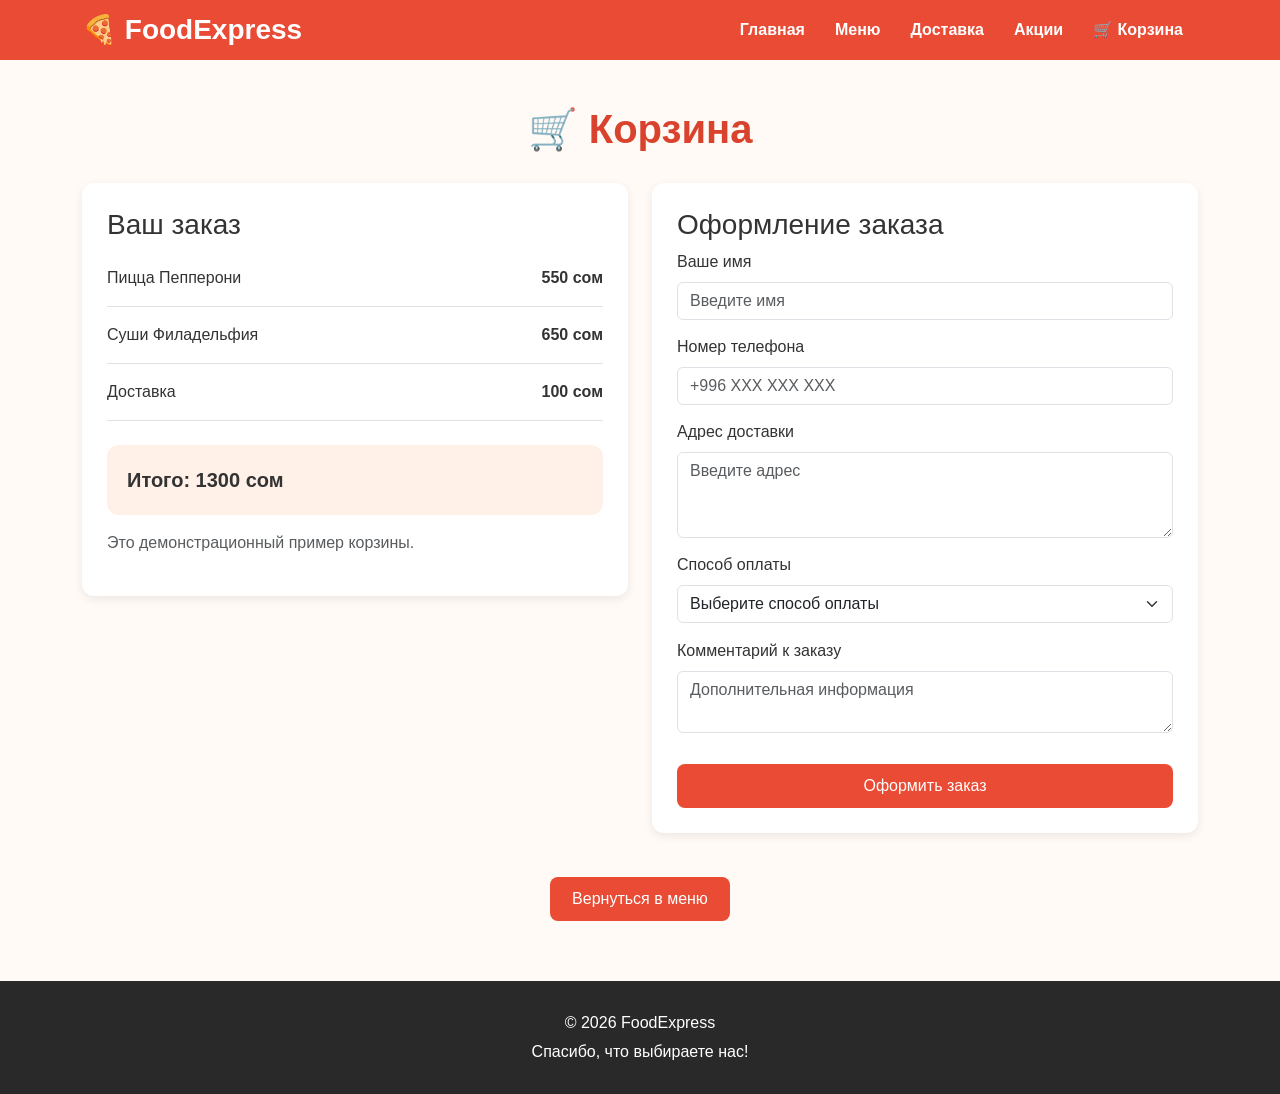
<file: cart.html>
<!DOCTYPE html>
<html lang="ru">
<head>
    <meta charset="UTF-8">
    <meta name="viewport" content="width=device-width, initial-scale=1.0">
    <title>Корзина — FoodExpress</title>
    <link href="https://cdn.jsdelivr.net/npm/bootstrap@5.3.3/dist/css/bootstrap.min.css" rel="stylesheet">
    <link rel="stylesheet" href="style.css">
</head>
<body>

<header>
    <nav class="navbar">
        <div class="container">
            <a class="logo" href="index.html">🍕 FoodExpress</a>
            <div class="navbar-nav flex-row flex-wrap">
                <a class="nav-link" href="index.html">Главная</a>
                <a class="nav-link" href="menu.html">Меню</a>
                <a class="nav-link" href="delivery.html">Доставка</a>
                <a class="nav-link" href="promotions.html">Акции</a>
                <a class="nav-link" href="cart.html">🛒 Корзина</a>
            </div>
        </div>
    </nav>
</header>

<main class="container">

    <h1 class="section-title">🛒 Корзина</h1>

    <div class="row g-4">

        <section class="col-md-6">
            <div class="info-box">
                <h3>Ваш заказ</h3>

                <div class="d-flex justify-content-between border-bottom py-3">
                    <span>Пицца Пепперони</span>
                    <strong>550 сом</strong>
                </div>

                <div class="d-flex justify-content-between border-bottom py-3">
                    <span>Суши Филадельфия</span>
                    <strong>650 сом</strong>
                </div>

                <div class="d-flex justify-content-between border-bottom py-3">
                    <span>Доставка</span>
                    <strong>100 сом</strong>
                </div>

                <div class="cart-total mt-4">
                    <strong>Итого: 1300 сом</strong>
                </div>

                <p class="text-muted mt-3">
                    Это демонстрационный пример корзины.
                </p>

            </div>
        </section>

        <section class="col-md-6">
            <div class="info-box">
                <h3>Оформление заказа</h3>

                <form action="#" method="get">

                    <label class="form-label">Ваше имя</label>
                    <input type="text" class="form-control"
                           placeholder="Введите имя" required>

                    <label class="form-label">Номер телефона</label>
                    <input type="tel" class="form-control"
                           placeholder="+996 XXX XXX XXX" required>

                    <label class="form-label">Адрес доставки</label>
                    <textarea class="form-control" rows="3"
                              placeholder="Введите адрес" required></textarea>

                    <label class="form-label">Способ оплаты</label>
                    <select class="form-select mb-3" required>
                        <option value="">Выберите способ оплаты</option>
                        <option>Наличными</option>
                        <option>Банковской картой</option>
                    </select>

                    <label class="form-label">Комментарий к заказу</label>
                    <textarea class="form-control" rows="2"
                              placeholder="Дополнительная информация"></textarea>

                    <button type="submit" class="btn-food w-100 mt-3">
                        Оформить заказ
                    </button>

                </form>

            </div>
        </section>

    </div>

    <div class="text-center mt-4">
        <a href="menu.html" class="btn-food">Вернуться в меню</a>
    </div>

</main>

<footer>
    <p>© 2026 FoodExpress</p>
    <p>Спасибо, что выбираете нас!</p>
</footer>

</body>
</html>
</file>
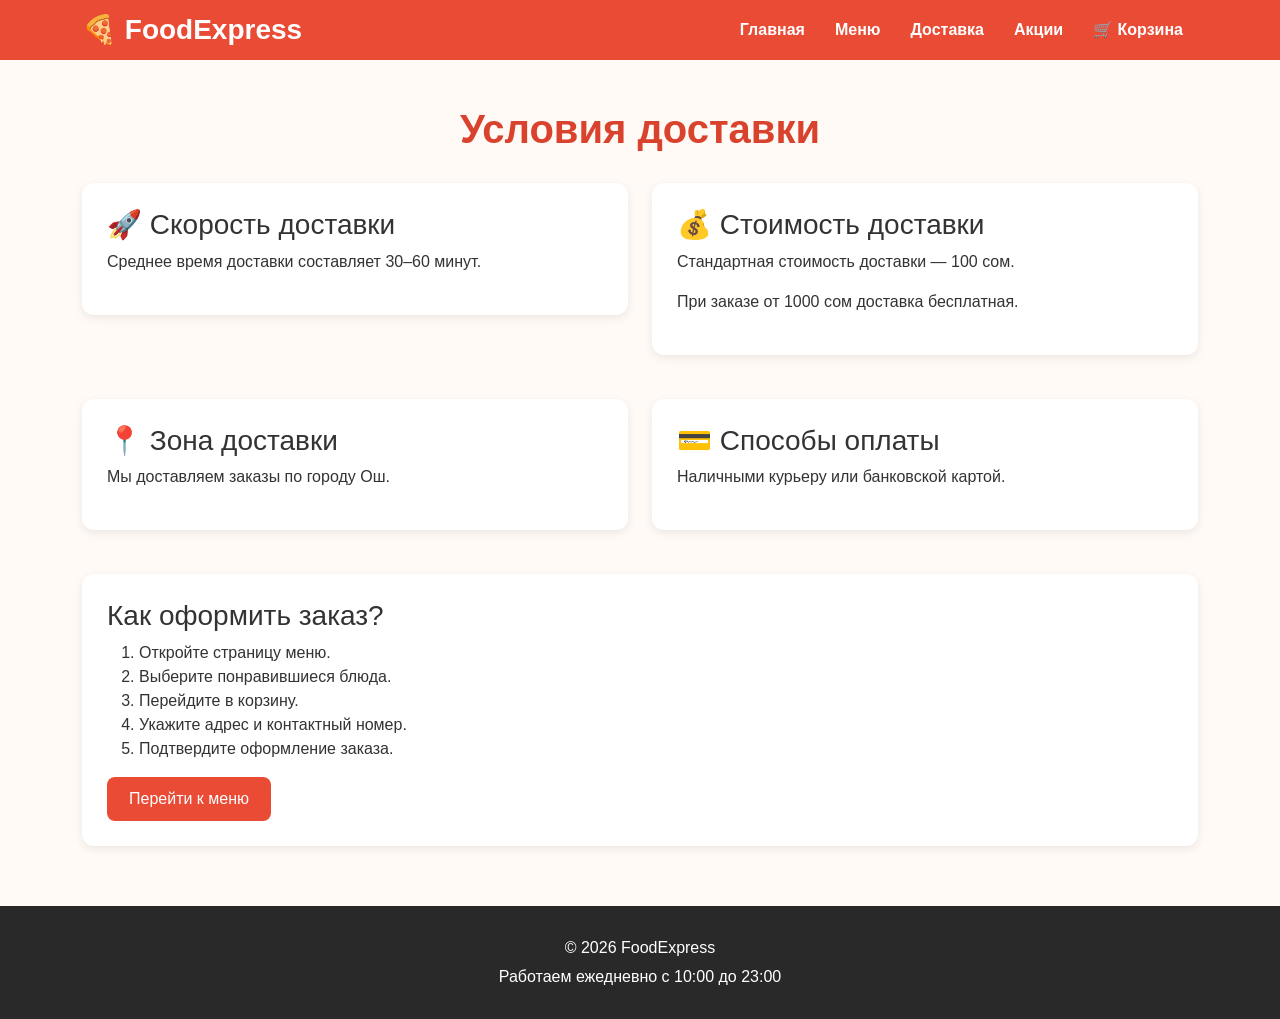
<file: delivery.html>
<!DOCTYPE html>
<html lang="ru">
<head>
    <meta charset="UTF-8">
    <meta name="viewport" content="width=device-width, initial-scale=1.0">
    <title>Доставка — FoodExpress</title>
    <link href="https://cdn.jsdelivr.net/npm/bootstrap@5.3.3/dist/css/bootstrap.min.css" rel="stylesheet">
    <link rel="stylesheet" href="style.css">
</head>
<body>

<header>
    <nav class="navbar">
        <div class="container">
            <a class="logo" href="index.html">🍕 FoodExpress</a>
            <div class="navbar-nav flex-row flex-wrap">
                <a class="nav-link" href="index.html">Главная</a>
                <a class="nav-link" href="menu.html">Меню</a>
                <a class="nav-link" href="delivery.html">Доставка</a>
                <a class="nav-link" href="promotions.html">Акции</a>
                <a class="nav-link" href="cart.html">🛒 Корзина</a>
            </div>
        </div>
    </nav>
</header>

<main class="container">

    <h1 class="section-title">Условия доставки</h1>

    <section class="row g-4">

        <div class="col-md-6">
            <div class="info-box">
                <h3>🚀 Скорость доставки</h3>
                <p>Среднее время доставки составляет 30–60 минут.</p>
            </div>
        </div>

        <div class="col-md-6">
            <div class="info-box">
                <h3>💰 Стоимость доставки</h3>
                <p>Стандартная стоимость доставки — 100 сом.</p>
                <p>При заказе от 1000 сом доставка бесплатная.</p>
            </div>
        </div>

        <div class="col-md-6">
            <div class="info-box">
                <h3>📍 Зона доставки</h3>
                <p>Мы доставляем заказы по городу Ош.</p>
            </div>
        </div>

        <div class="col-md-6">
            <div class="info-box">
                <h3>💳 Способы оплаты</h3>
                <p>Наличными курьеру или банковской картой.</p>
            </div>
        </div>

    </section>

    <section class="info-box mt-4">
        <h3>Как оформить заказ?</h3>
        <ol>
            <li>Откройте страницу меню.</li>
            <li>Выберите понравившиеся блюда.</li>
            <li>Перейдите в корзину.</li>
            <li>Укажите адрес и контактный номер.</li>
            <li>Подтвердите оформление заказа.</li>
        </ol>

        <a href="menu.html" class="btn-food">Перейти к меню</a>
    </section>

</main>

<footer>
    <p>© 2026 FoodExpress</p>
    <p>Работаем ежедневно с 10:00 до 23:00</p>
</footer>

</body>
</html>
</file>
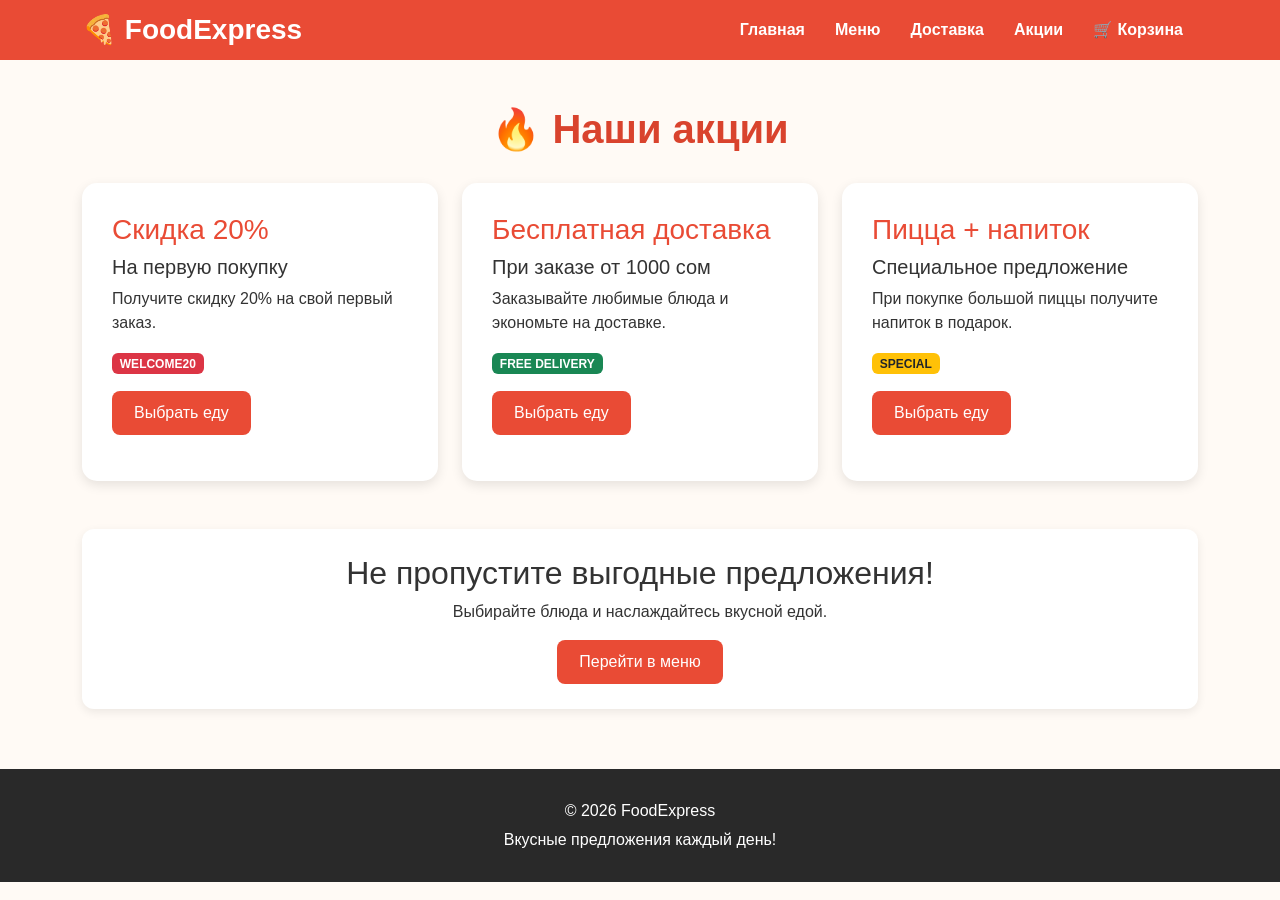
<file: promotions.html>
<!DOCTYPE html>
<html lang="ru">
<head>
    <meta charset="UTF-8">
    <meta name="viewport" content="width=device-width, initial-scale=1.0">
    <title>Акции — FoodExpress</title>
    <link href="https://cdn.jsdelivr.net/npm/bootstrap@5.3.3/dist/css/bootstrap.min.css" rel="stylesheet">
    <link rel="stylesheet" href="style.css">
</head>
<body>

<header>
    <nav class="navbar">
        <div class="container">
            <a class="logo" href="index.html">🍕 FoodExpress</a>
            <div class="navbar-nav flex-row flex-wrap">
                <a class="nav-link" href="index.html">Главная</a>
                <a class="nav-link" href="menu.html">Меню</a>
                <a class="nav-link" href="delivery.html">Доставка</a>
                <a class="nav-link" href="promotions.html">Акции</a>
                <a class="nav-link" href="cart.html">🛒 Корзина</a>
            </div>
        </div>
    </nav>
</header>

<main class="container">

    <h1 class="section-title">🔥 Наши акции</h1>

    <section class="row g-4">

        <div class="col-md-4">
            <div class="promo-card">
                <h3>Скидка 20%</h3>
                <h5>На первую покупку</h5>
                <p>Получите скидку 20% на свой первый заказ.</p>
                <span class="badge bg-danger">WELCOME20</span>
                <p class="mt-3">
                    <a href="menu.html" class="btn-food">Выбрать еду</a>
                </p>
            </div>
        </div>

        <div class="col-md-4">
            <div class="promo-card">
                <h3>Бесплатная доставка</h3>
                <h5>При заказе от 1000 сом</h5>
                <p>Заказывайте любимые блюда и экономьте на доставке.</p>
                <span class="badge bg-success">FREE DELIVERY</span>
                <p class="mt-3">
                    <a href="menu.html" class="btn-food">Выбрать еду</a>
                </p>
            </div>
        </div>

        <div class="col-md-4">
            <div class="promo-card">
                <h3>Пицца + напиток</h3>
                <h5>Специальное предложение</h5>
                <p>При покупке большой пиццы получите напиток в подарок.</p>
                <span class="badge bg-warning text-dark">SPECIAL</span>
                <p class="mt-3">
                    <a href="menu.html" class="btn-food">Выбрать еду</a>
                </p>
            </div>
        </div>

    </section>

    <section class="info-box mt-5 text-center">
        <h2>Не пропустите выгодные предложения!</h2>
        <p>Выбирайте блюда и наслаждайтесь вкусной едой.</p>
        <a href="menu.html" class="btn-food">Перейти в меню</a>
    </section>

</main>

<footer>
    <p>© 2026 FoodExpress</p>
    <p>Вкусные предложения каждый день!</p>
</footer>

</body>
</html>
</file>
<file: style.css>
/* ОБЩИЕ НАСТРОЙКИ */
body {
    font-family: Arial, sans-serif;
    background-color: #fffaf5;
    color: #333;
    margin: 0;
}

header {
    background-color: #e94b35;
    color: white;
}

.logo {
    font-size: 28px;
    font-weight: bold;
    color: white;
    text-decoration: none;
}

.navbar {
    background-color: #e94b35 !important;
}

.navbar .nav-link {
    color: white !important;
    font-weight: 600;
    padding: 10px 15px;
}

.navbar .nav-link:hover {
    color: #ffe0a3 !important;
}

.hero {
    background: linear-gradient(120deg, #e94b35, #ff914d);
    color: white;
    padding: 90px 20px;
    text-align: center;
}

.hero h1 {
    font-size: 45px;
    font-weight: bold;
}

.hero p {
    font-size: 19px;
}

.section-title {
    text-align: center;
    font-weight: bold;
    margin: 45px 0 30px;
    color: #d9432d;
}

.food-card {
    border: none;
    border-radius: 15px;
    overflow: hidden;
    box-shadow: 0 4px 12px rgba(0,0,0,0.1);
    transition: 0.3s;
    height: 100%;
}

.food-card:hover {
    transform: translateY(-5px);
}

.food-card img {
    width: 100%;
    height: 210px;
    object-fit: cover;
}

.food-card .card-body {
    padding: 20px;
}

.price {
    color: #e94b35;
    font-size: 21px;
    font-weight: bold;
}

.btn-food {
    background-color: #e94b35;
    color: white;
    border: none;
    padding: 10px 22px;
    border-radius: 8px;
    text-decoration: none;
    display: inline-block;
}

.btn-food:hover {
    background-color: #c73524;
    color: white;
}

.info-box {
    background: white;
    border-radius: 12px;
    padding: 25px;
    margin-bottom: 20px;
    box-shadow: 0 3px 10px rgba(0,0,0,0.08);
}

footer {
    background-color: #292929;
    color: white;
    padding: 25px;
    text-align: center;
    margin-top: 60px;
}

footer p {
    margin: 5px;
}

.promo-card {
    background: white;
    border-radius: 15px;
    padding: 30px;
    box-shadow: 0 4px 12px rgba(0,0,0,0.1);
    height: 100%;
}

.promo-card h3 {
    color: #e94b35;
}

.form-control {
    margin-bottom: 15px;
}

.cart-total {
    background: #fff0e8;
    border-radius: 12px;
    padding: 20px;
    font-size: 20px;
}

/* CSS-МОДАЛЬНОЕ ОКНО БЕЗ JAVASCRIPT */
.modal-css {
    display: none;
    position: fixed;
    z-index: 1000;
    inset: 0;
    background: rgba(0,0,0,0.7);
    justify-content: center;
    align-items: center;
    padding: 15px;
}

.modal-css:target {
    display: flex;
}

.modal-content-css {
    background: white;
    padding: 30px;
    border-radius: 15px;
    max-width: 450px;
    width: 100%;
    text-align: center;
}

.close-modal {
    display: inline-block;
    margin-top: 15px;
    color: #e94b35;
    text-decoration: none;
    font-weight: bold;
}

/* АДАПТИВНОСТЬ */
@media (max-width: 768px) {
    .hero {
        padding: 55px 15px;
    }

    .hero h1 {
        font-size: 32px;
    }

    .hero p {
        font-size: 16px;
    }

    .logo {
        font-size: 22px;
    }

    .navbar .nav-link {
        padding: 7px;
    }
}

@media (max-width: 480px) {
    .hero h1 {
        font-size: 27px;
    }

    .section-title {
        font-size: 25px;
    }

    .food-card img {
        height: 180px;
    }
}
</file>
